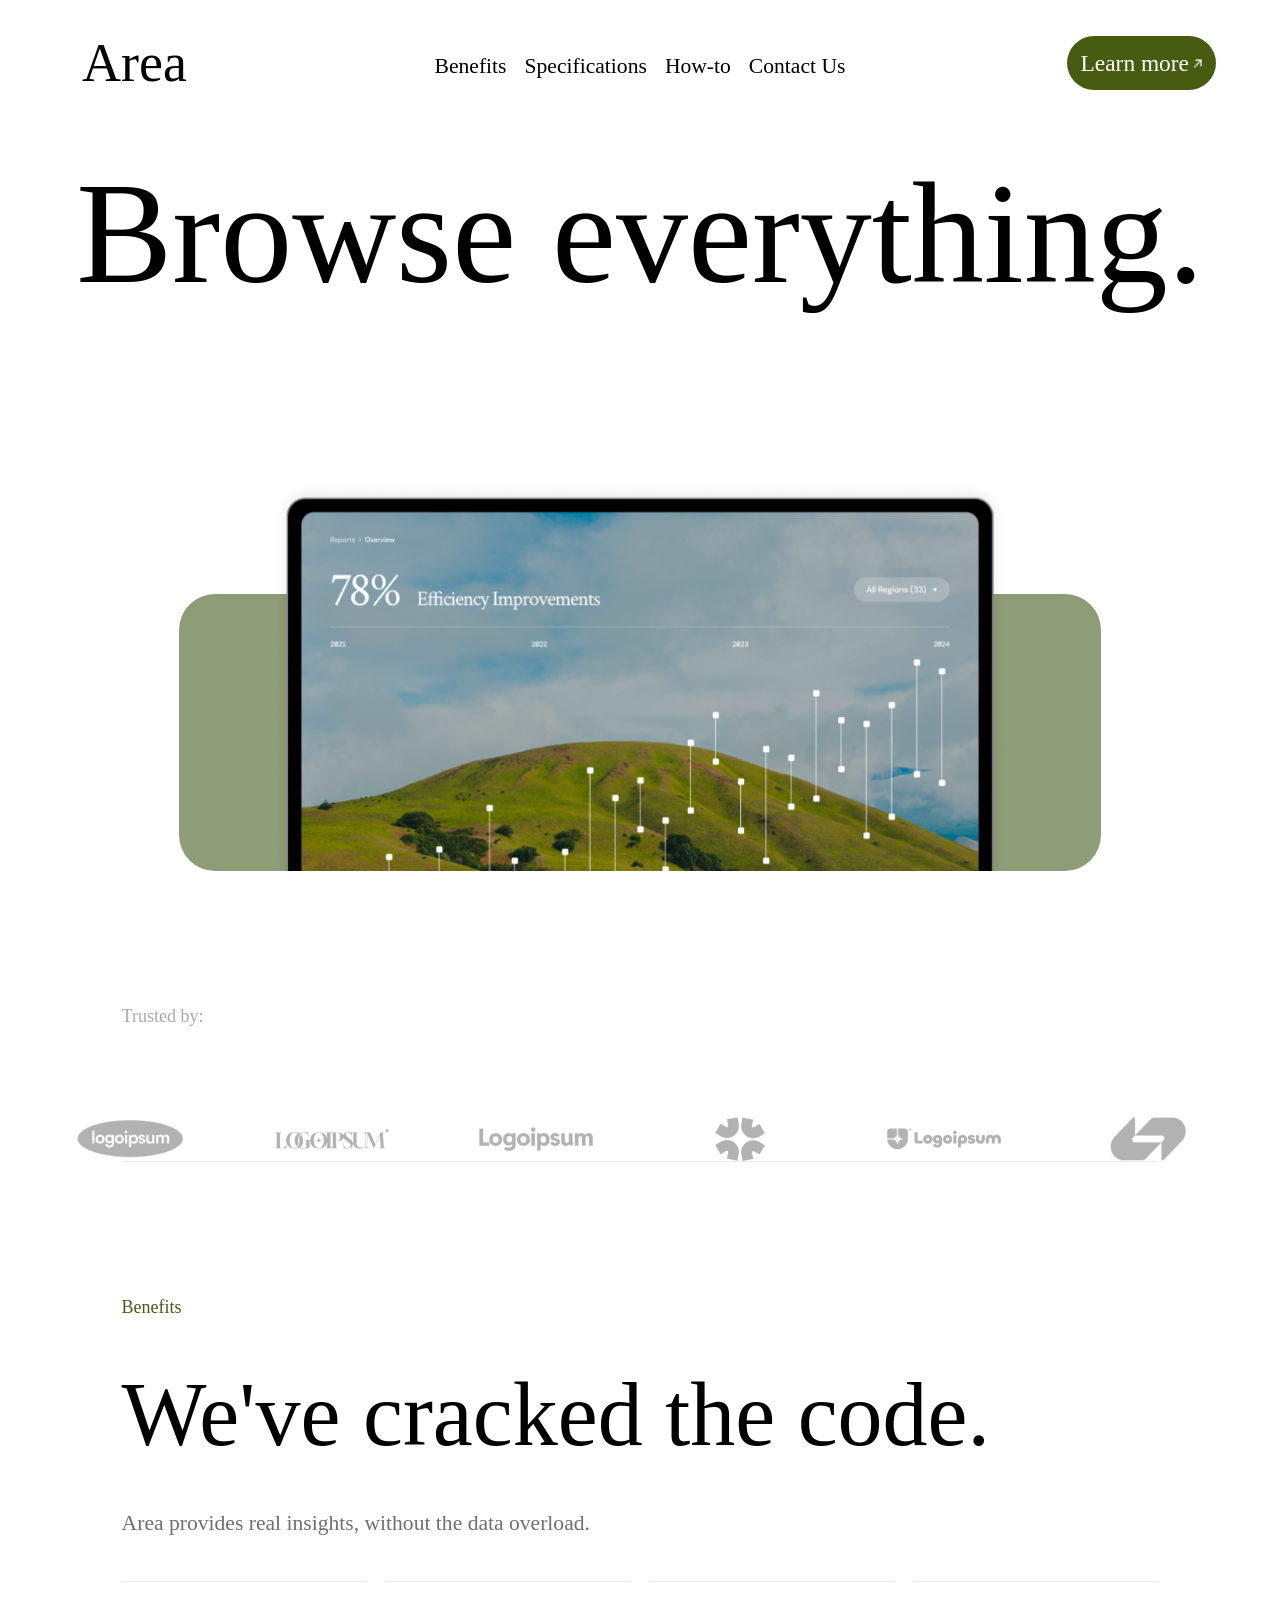
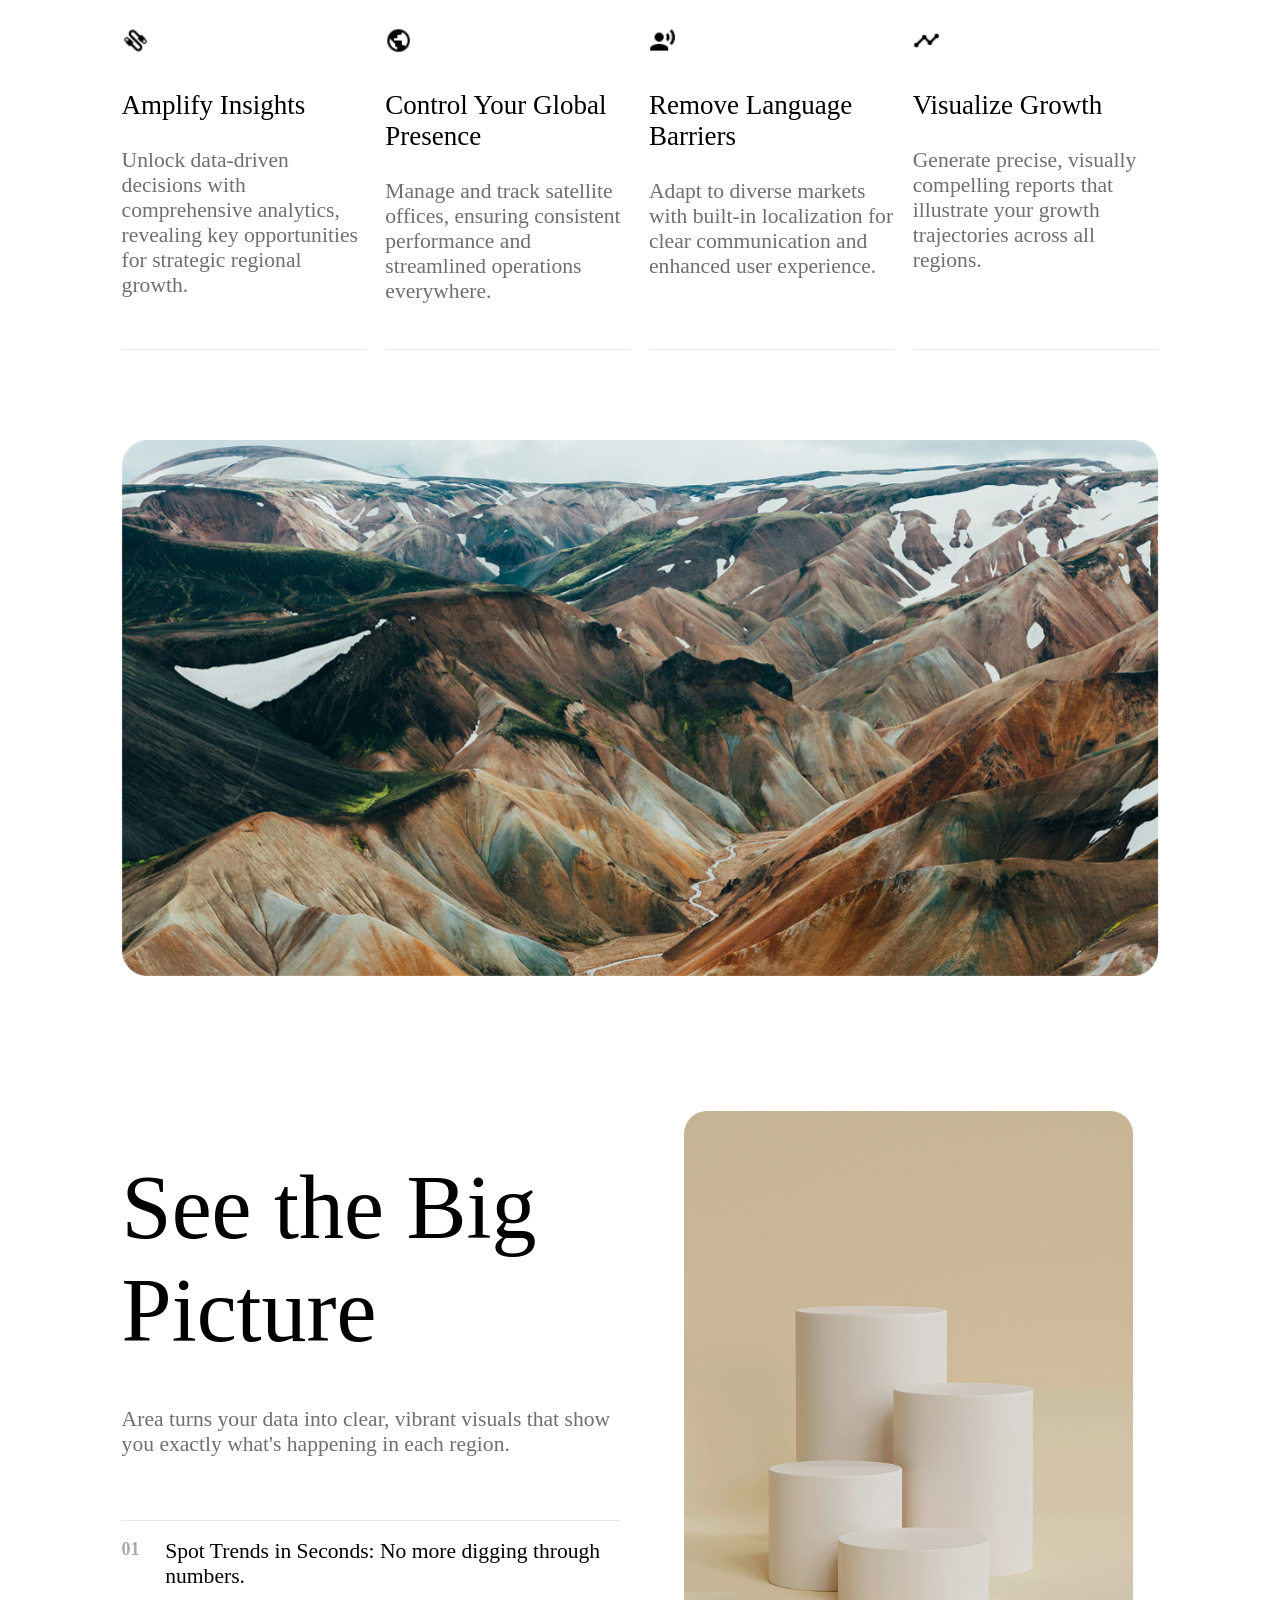
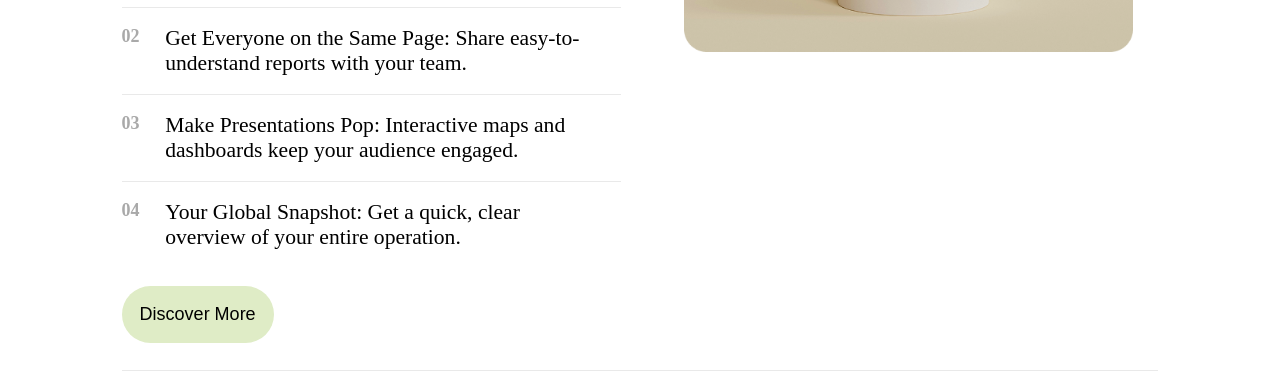
<file: index.html>
<!doctype html>
<html lang="en">
  <head>
    <meta charset="UTF-8" />
    <meta name="viewport" content="width=device-width, initial-scale=1.0" />
    <title>Document</title>
    <link rel="stylesheet" href="style.css" />
  </head>
  <body>
    <nav>
      <span>Area</span>
      <div class="learn-btn">
        Learn more
        <img src="./src/Arrow.png" alt="" />
      </div>
    </nav>
    <div class="nav-links">
      <u>Benefits</u>
      <u>Specifications</u>
      <u>How-to</u>
      <u>Contact Us</u>
    </div>

    <header>
      <span>Browse everything.</span>
      <div class="hero-clip">
        <div class="hero">
          <img src="./src/Ipad.png" alt="" />
        </div>
      </div>
    </header>
    <main>
      <section>
        <span>Trusted by:</span>
        <div class="images">
          <img src="./src/Logo1.png" alt="" />
          <img src="./src/Logo2.png" alt="" />
          <img src="./src/Logo3.png" alt="" />
          <img src="./src/Logo4.png" alt="" />
          <img src="./src/Logo5.png" alt="" />
          <img src="./src/Logo6.png" alt="" />
        </div>
      </section>
      <section class="no-border">
        <span class="green">Benefits</span>
        <h1>We've cracked the code.</h1>
        <p>Area provides real insights, without the data overload.</p>
        <div class="parts">
          <aside>
            <img src="./src/Cable icon.png" alt="" />
            <div class="text">
              <h2>Amplify Insights</h2>
              <p>
                Unlock data-driven decisions with comprehensive analytics,
                revealing key opportunities for strategic regional growth.
              </p>
            </div>
          </aside>

          <aside>
            <img src="./src/Earth icon.png" alt="" />
            <div class="text">
              <h2>Control Your Global Presence</h2>
              <p>
                Manage and track satellite offices, ensuring consistent
                performance and streamlined operations everywhere.
              </p>
            </div>
          </aside>

          <aside>
            <img src="./src/Account icon.png" alt="" />
            <div class="text">
              <h2>Remove Language Barriers</h2>
              <p>
                Adapt to diverse markets with built-in localization for clear
                communication and enhanced user experience.
              </p>
            </div>
          </aside>

          <aside>
            <img src="./src/Chart icon.png" alt="" />
            <div class="text">
              <h2>Visualize Growth</h2>
              <p>
                Generate precise, visually compelling reports that illustrate
                your growth trajectories across all regions.
              </p>
            </div>
          </aside>
        </div>
      </section>
      <section class="no-border image-section">
        <img src="./src/Hero Image.png" alt="" />
      </section>
      <section class="left-right">
        <div class="left">
          <div class="title">
            <h1>See the Big Picture</h1>
            <p>
              Area turns your data into clear, vibrant visuals that show you
              exactly what's happening in each region.
            </p>
          </div>
          <div class="advantages">
            <article>
              <span>01</span>
              <p class="black">
                Spot Trends in Seconds: No more digging through numbers.
              </p>
            </article>
            <article>
              <span>02</span>
              <p class="black">
                Get Everyone on the Same Page: Share easy-to-understand reports
                with your team.
              </p>
            </article>
            <article>
              <span>03</span>
              <p class="black">
                Make Presentations Pop: Interactive maps and dashboards keep
                your audience engaged.
              </p>
            </article>
            <article>
              <span>04</span>
              <p class="black">
                Your Global Snapshot: Get a quick, clear overview of your entire
                operation.
              </p>
            </article>
          </div>
          <button>Discover More</button>
        </div>
        <div class="right">
          <img src="./src/Image.png" alt="" />
        </div>
      </section>
    </main>
    <script src="./main.js"></script>
  </body>
</html>
</file>
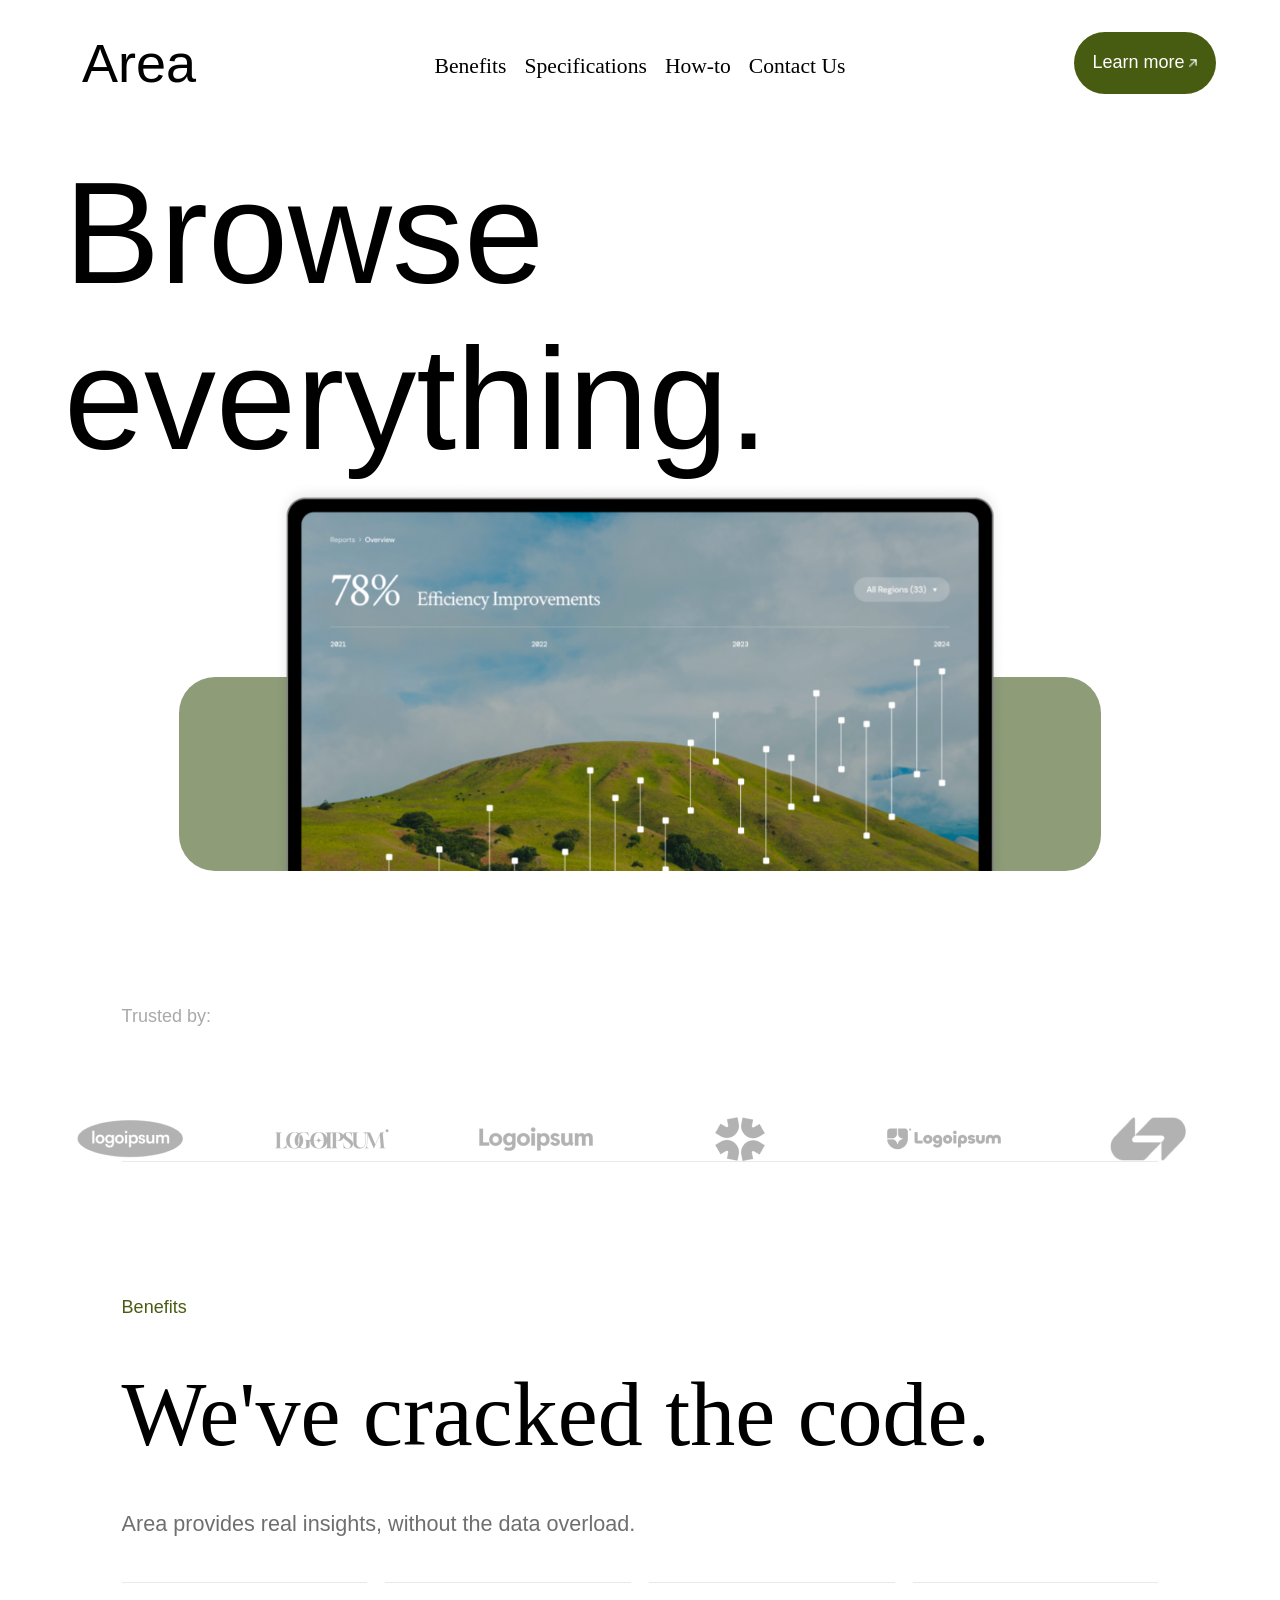
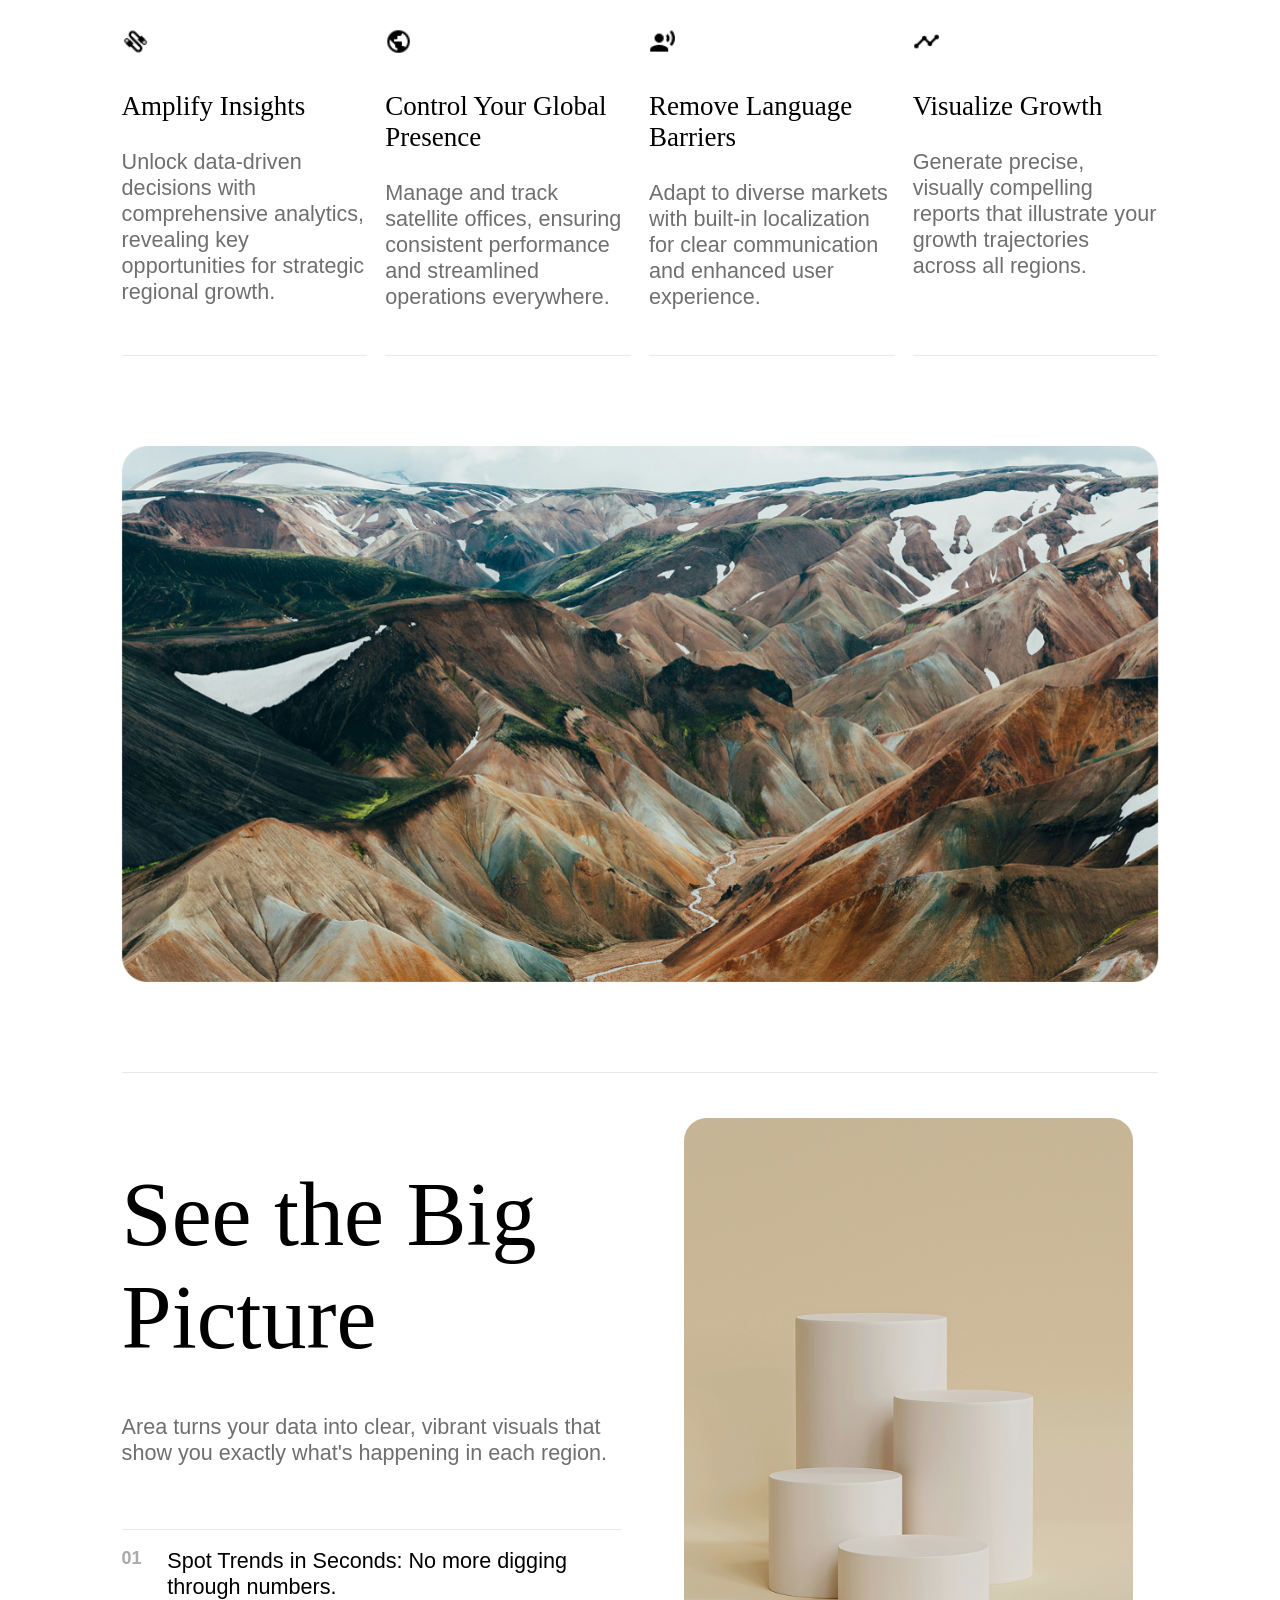
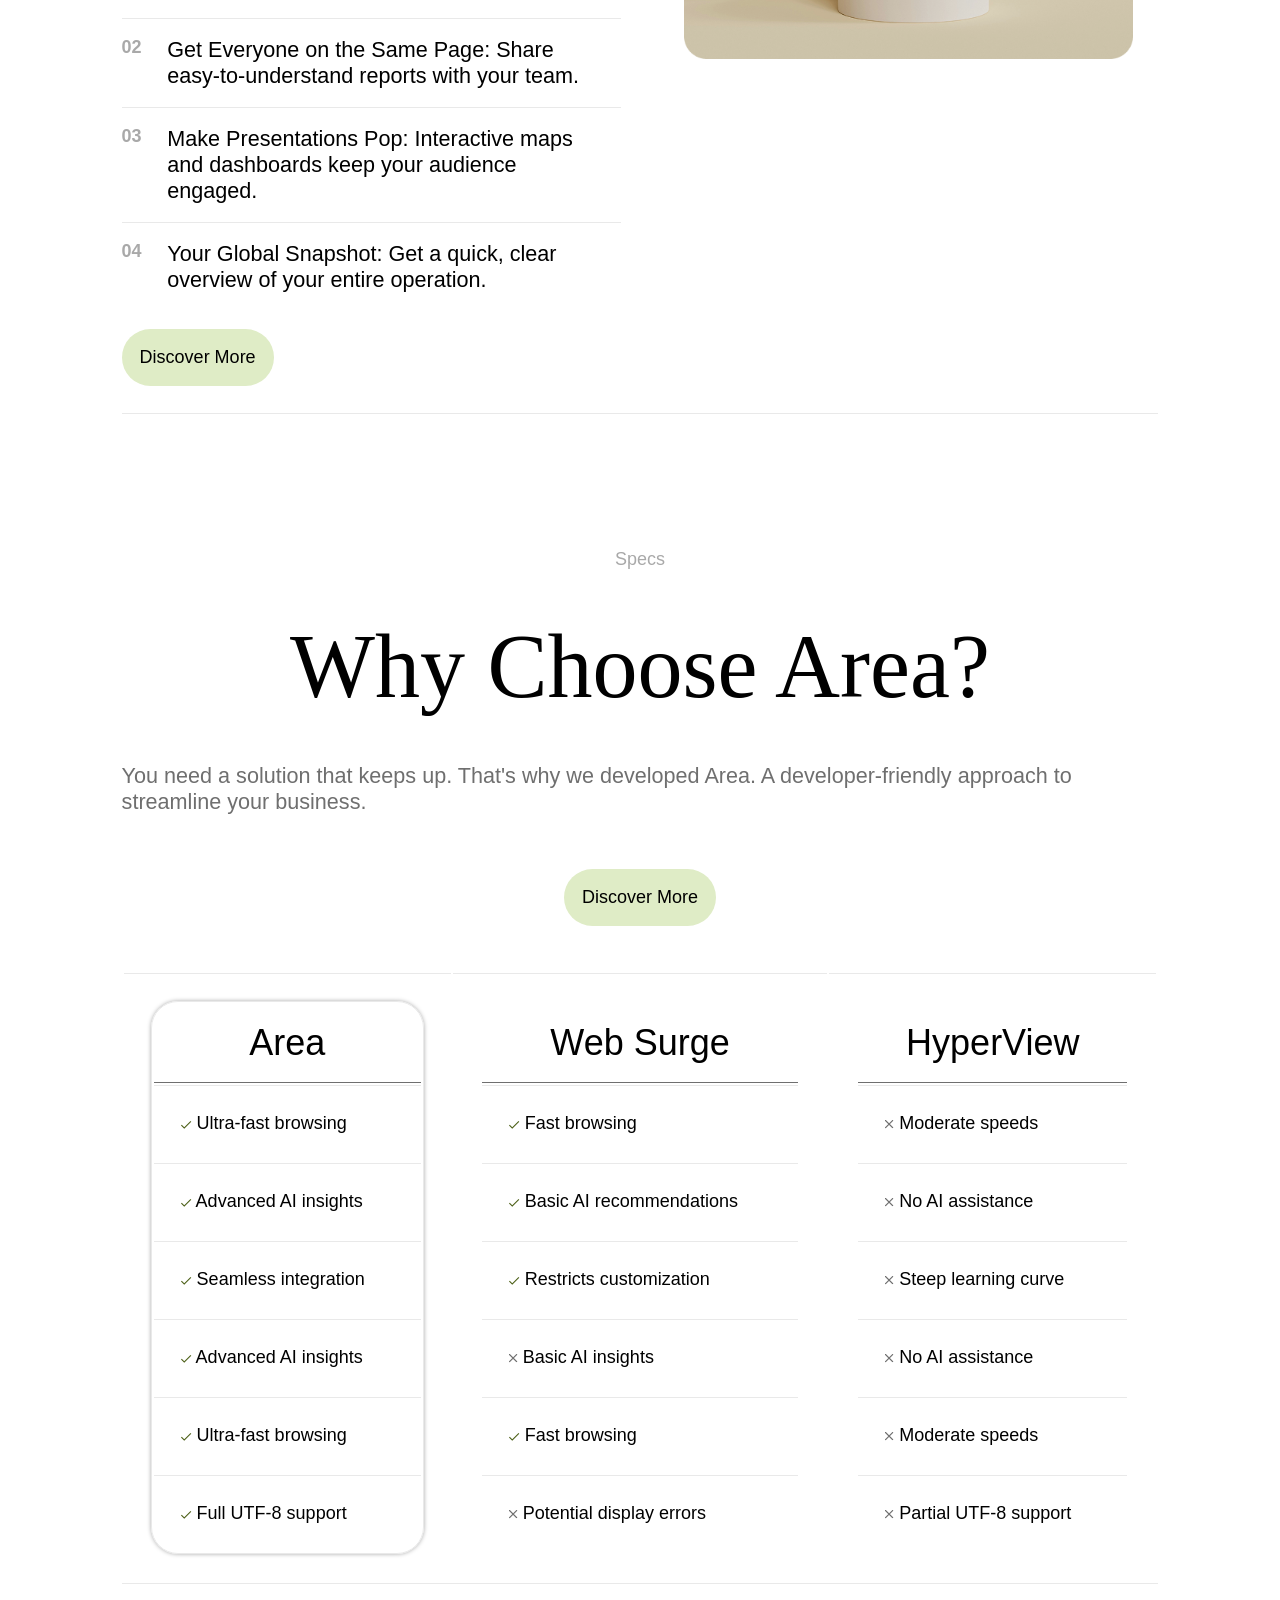
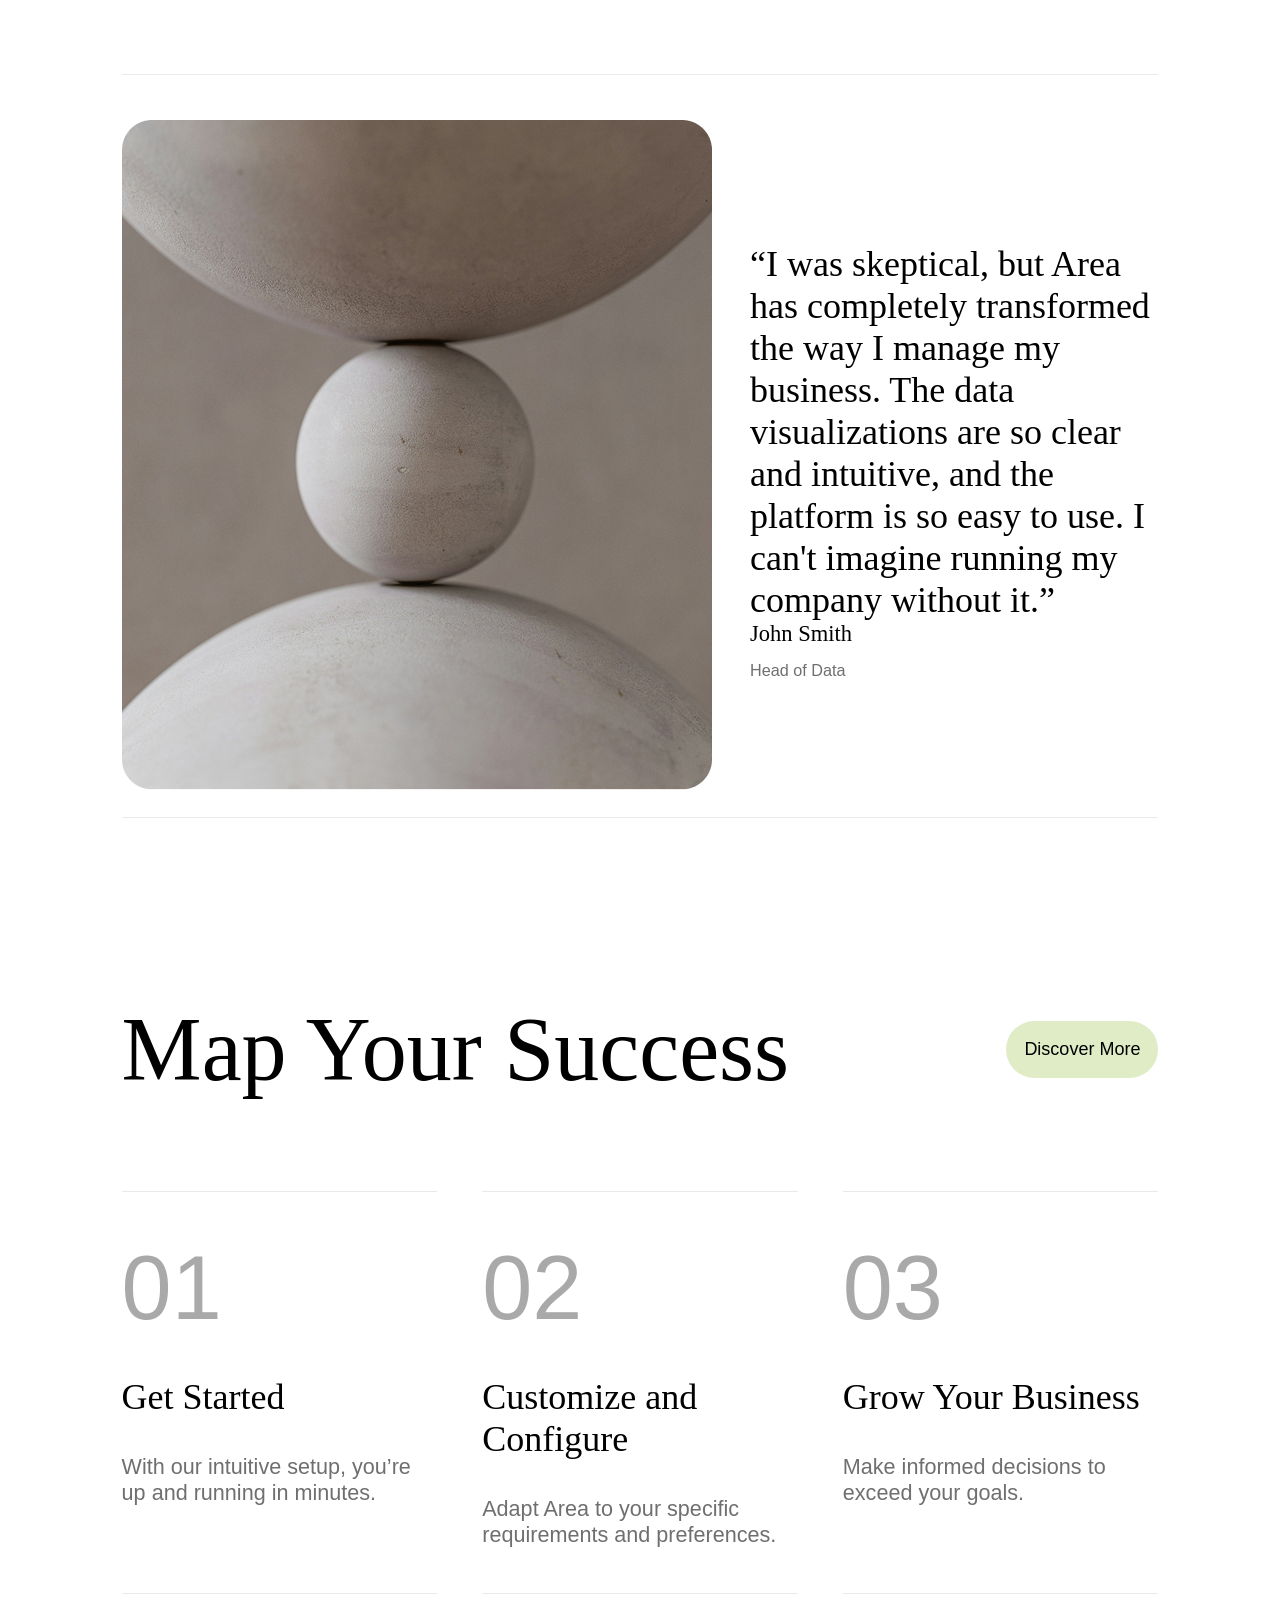
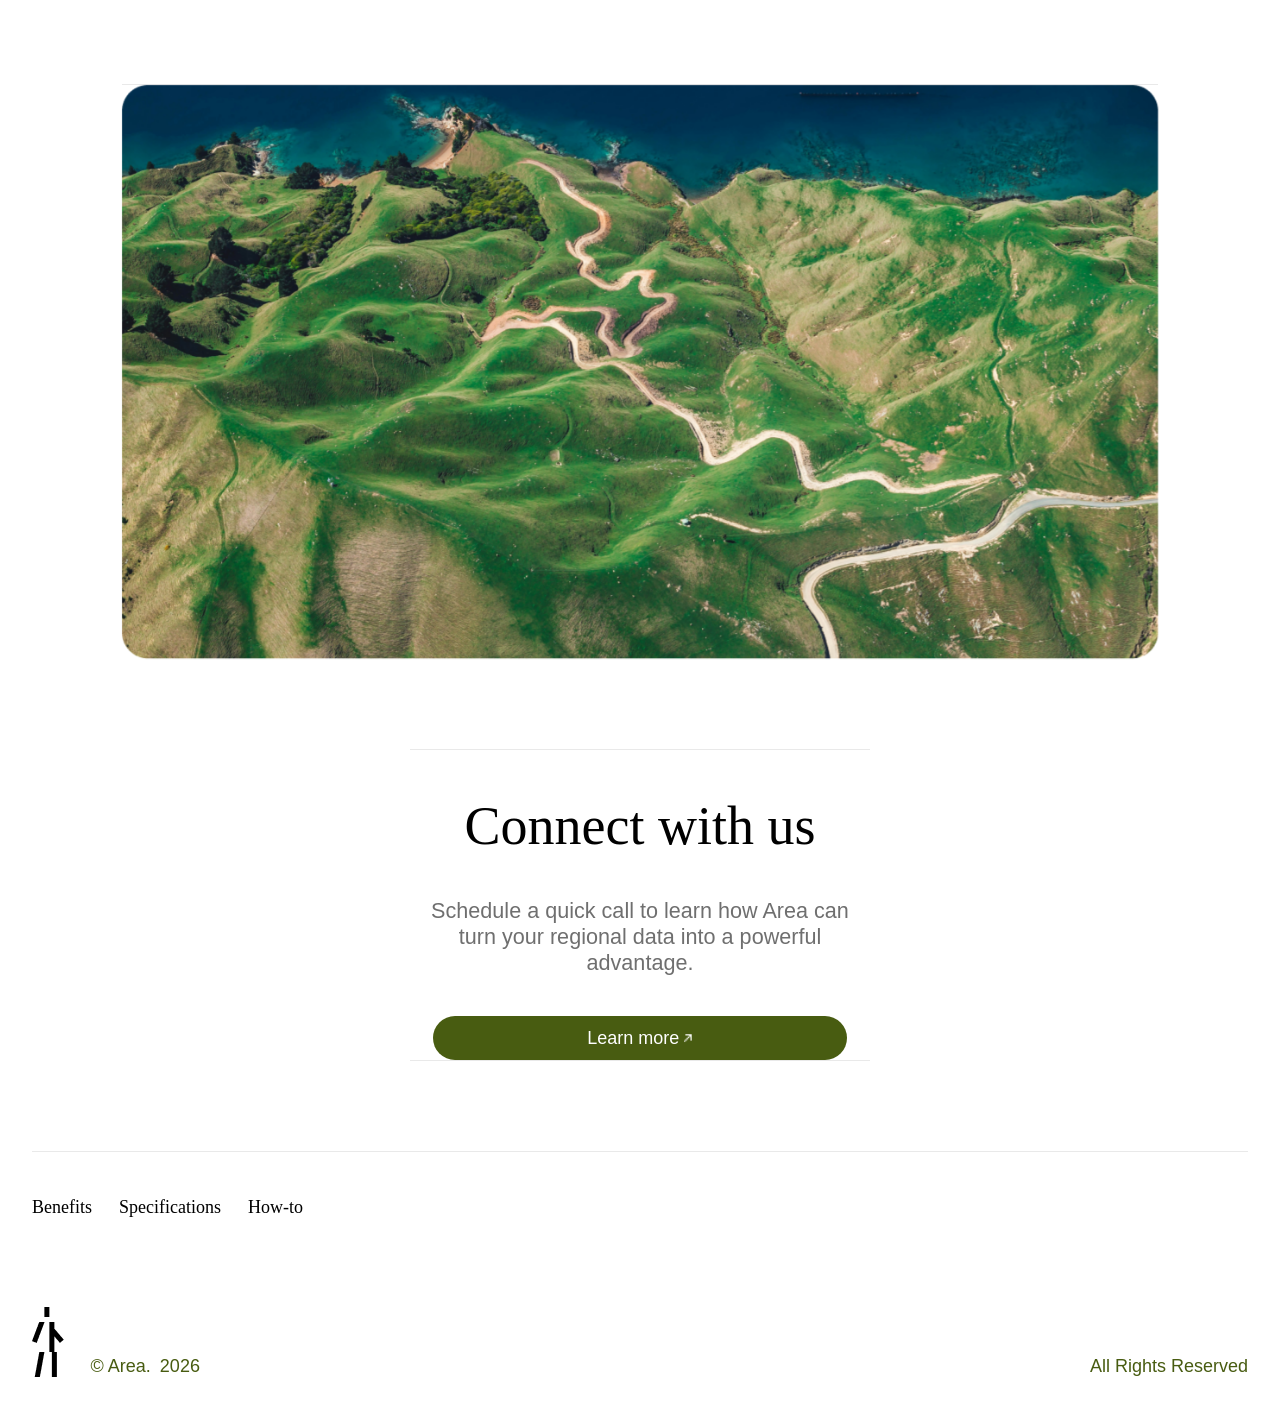
<file: docs/index.html>
<!doctype html>
<html lang="en">
  <head>
    <meta charset="UTF-8" />
    <meta name="viewport" content="width=device-width, initial-scale=1.0" />
    <title>Area - the path to new</title>
    <link rel="stylesheet" href="style.css" />
    <link rel="icon" href="src/Account icon.png" />
  </head>
  <body>
    <nav>
      <span>Area</span>
      <div class="learn-btn">
        Learn more
        <img src="./src/Arrow.png" alt="" />
      </div>
    </nav>
    <div class="nav-links">
      <a href="#benefits">Benefits</a>
      <a href="#specs">Specifications</a>
      <a href="#how-to">How-to</a>
      <a href="#contact">Contact Us</a>
    </div>

    <header>
      <span>Browse everything.</span>
      <div class="hero-clip">
        <div class="hero">
          <img src="./src/Ipad.png" alt="" />
        </div>
      </div>
    </header>
    <main>
      <section>
        <span>Trusted by:</span>
        <div class="images">
          <img src="./src/Logo1.png" alt="" />
          <img src="./src/Logo2.png" alt="" />
          <img src="./src/Logo3.png" alt="" />
          <img src="./src/Logo4.png" alt="" />
          <img src="./src/Logo5.png" alt="" />
          <img src="./src/Logo6.png" alt="" />
        </div>
      </section>
      <section class="no-border">
        <span class="green" id="benefits">Benefits</span>
        <h1>We've cracked the code.</h1>
        <p>Area provides real insights, without the data overload.</p>
        <div class="parts">
          <aside>
            <img src="./src/Cable icon.png" alt="" />
            <div class="text">
              <h2>Amplify Insights</h2>
              <p>
                Unlock data-driven decisions with comprehensive analytics,
                revealing key opportunities for strategic regional growth.
              </p>
            </div>
          </aside>

          <aside>
            <img src="./src/Earth icon.png" alt="" />
            <div class="text">
              <h2>Control Your Global Presence</h2>
              <p>
                Manage and track satellite offices, ensuring consistent
                performance and streamlined operations everywhere.
              </p>
            </div>
          </aside>

          <aside>
            <img src="./src/Account icon.png" alt="" />
            <div class="text">
              <h2>Remove Language Barriers</h2>
              <p>
                Adapt to diverse markets with built-in localization for clear
                communication and enhanced user experience.
              </p>
            </div>
          </aside>

          <aside>
            <img src="./src/Chart icon.png" alt="" />
            <div class="text">
              <h2>Visualize Growth</h2>
              <p>
                Generate precise, visually compelling reports that illustrate
                your growth trajectories across all regions.
              </p>
            </div>
          </aside>
        </div>
      </section>
      <section class="no-border image-section">
        <img src="./src/Hero Image.png" alt="" />
      </section>
      <section class="left-right">
        <div class="left">
          <div class="title">
            <h1>See the Big Picture</h1>
            <p>
              Area turns your data into clear, vibrant visuals that show you
              exactly what's happening in each region.
            </p>
          </div>
          <div class="advantages">
            <article>
              <span>01</span>
              <p class="black">
                Spot Trends in Seconds: No more digging through numbers.
              </p>
            </article>
            <article>
              <span>02</span>
              <p class="black">
                Get Everyone on the Same Page: Share easy-to-understand reports
                with your team.
              </p>
            </article>
            <article>
              <span>03</span>
              <p class="black">
                Make Presentations Pop: Interactive maps and dashboards keep
                your audience engaged.
              </p>
            </article>
            <article>
              <span>04</span>
              <p class="black">
                Your Global Snapshot: Get a quick, clear overview of your entire
                operation.
              </p>
            </article>
          </div>
          <button>Discover More</button>
        </div>
        <div class="right">
          <img src="./src/Image1.png" alt="" />
        </div>
      </section>
      <section>
        <div class="content">
          <span id="specs">Specs</span>
          <h1>Why Choose Area?</h1>
          <p>
            You need a solution that keeps up. That's why we developed Area. A
            developer-friendly approach to streamline your business.
          </p>
          <button>Discover More</button>
        </div>
        <table>
          <tr>
            <td>
              <table class="main-table">
                <tr>
                  <th>Area</th>
                </tr>
                <tr>
                  <td>
                    <img src="src/YesVector.png" alt="" />
                    Ultra-fast browsing
                  </td>
                </tr>
                <tr>
                  <td>
                    <img src="src/YesVector.png" alt="" />
                    Advanced AI insights
                  </td>
                </tr>
                <tr>
                  <td>
                    <img src="src/YesVector.png" alt="" />
                    Seamless integration
                  </td>
                </tr>
                <tr>
                  <td>
                    <img src="src/YesVector.png" alt="" />
                    Advanced AI insights
                  </td>
                </tr>
                <tr>
                  <td>
                    <img src="src/YesVector.png" alt="" />
                    Ultra-fast browsing
                  </td>
                </tr>
                <tr>
                  <td>
                    <img src="src/YesVector.png" alt="" />
                    Full UTF-8 support
                  </td>
                </tr>
              </table>
            </td>

            <td>
              <table>
                <tr>
                  <th>Web Surge</th>
                </tr>
                <tr>
                  <td>
                    <img src="src/YesVector.png" alt="" />
                    Fast browsing
                  </td>
                </tr>
                <tr>
                  <td>
                    <img src="src/YesVector.png" alt="" />
                    Basic AI recommendations
                  </td>
                </tr>
                <tr>
                  <td>
                    <img src="src/YesVector.png" alt="" />
                    Restricts customization
                  </td>
                </tr>
                <tr>
                  <td>
                    <img src="src/NoVector.png" alt="" />
                    Basic AI insights
                  </td>
                </tr>
                <tr>
                  <td>
                    <img src="src/YesVector.png" alt="" />
                    Fast browsing
                  </td>
                </tr>
                <tr>
                  <td>
                    <img src="src/NoVector.png" alt="" />
                    Potential display errors
                  </td>
                </tr>
              </table>
            </td>

            <td>
              <table>
                <tr>
                  <th>HyperView</th>
                </tr>
                <tr>
                  <td>
                    <img src="src/NoVector.png" alt="" />
                    Moderate speeds
                  </td>
                </tr>
                <tr>
                  <td>
                    <img src="src/NoVector.png" alt="" />
                    No AI assistance
                  </td>
                </tr>
                <tr>
                  <td>
                    <img src="src/NoVector.png" alt="" />
                    Steep learning curve
                  </td>
                </tr>
                <tr>
                  <td>
                    <img src="src/NoVector.png" alt="" />
                    No AI assistance
                  </td>
                </tr>
                <tr>
                  <td>
                    <img src="src/NoVector.png" alt="" />
                    Moderate speeds
                  </td>
                </tr>
                <tr>
                  <td>
                    <img src="src/NoVector.png" alt="" />
                    Partial UTF-8 support
                  </td>
                </tr>
              </table>
            </td>
          </tr>
        </table>
      </section>
      <section class="left-right">
        <div class="left">
          <img src="src/Image2.png" alt="" />
        </div>
        <div class="right quotes">
          <h3>
            “I was skeptical, but Area has completely transformed the way I
            manage my business. The data visualizations are so clear and
            intuitive, and the platform is so easy to use. I can't imagine
            running my company without it.”
          </h3>
          <div class="content quote">
            <h4>John Smith</h4>
            <p class="small">Head of Data</p>
          </div>
        </div>
      </section>
      <section>
        <div class="top" id="how-to">
          <h1>Map Your Success</h1>
          <button>Discover More</button>
        </div>
        <div class="middle">
          <aside>
            <span class="big">01</span>
            <h3>Get Started</h3>
            <p>With our intuitive setup, you’re up and running in minutes.</p>
          </aside>
          <aside>
            <span class="big">02</span>
            <h3>Customize and Configure</h3>
            <p>Adapt Area to your specific requirements and preferences.</p>
          </aside>
          <aside>
            <span class="big">03</span>
            <h3>Grow Your Business</h3>
            <p>Make informed decisions to exceed your goals.</p>
          </aside>
        </div>
      </section>
      <section class="no-border image-section">
        <img src="src/Image container.png" alt="" />
      </section>
      <section class="connect" id="contact">
        <h2 class="big">Connect with us</h2>
        <p>
          Schedule a quick call to learn how Area can turn your regional data
          into a powerful advantage.
        </p>
        <button class="learn-btn">
          Learn more
          <img src="./src/Arrow.png" alt="" />
        </button>
      </section>
    </main>
    <footer>
      <div class="text-row">
        <a href="#benefits">Benefits</a>
        <a href="#specs">Specifications</a>
        <a href="#how-to">How-to</a>
      </div>
      <div class="info-row">
        <img src="src/Logo.png" alt="" />
        <div class="info-text">
          <span class="green">© Area.</span>
          <span class="green" id="year">2026</span>
        </div>
        <span class="green">All Rights Reserved</span>
      </div>
    </footer>
    <script src="./main.js"></script>
  </body>
</html>
</file>
<file: style.css>
* {
  font-size: clamp(14px, 1vw + 0.5rem, 18px);
  margin: 0;
  padding: 0;
}

body {
  height: auto;
  display: flex;
  flex-direction: column;
  align-items: center;
}

nav {
  position: absolute;
  top: 2vh;
  width: 90%;
  height: 8vh;
  display: flex;
  justify-content: space-between;
  align-items: center;
  border-radius: 5vh;
  z-index: 10;
  padding: 1vh 3vh;
  filter: blur(2);
  animation: hero-opacity 1s ease forwards;
}

nav span {
  font-size: 3rem;
  font-weight: 500;
  background: rgba(255, 255, 255, 0.1);
  backdrop-filter: blur(10px);
  -webkit-backdrop-filter: blur(10px);
  padding: 2vh;
  border-radius: 5vh;
}

.nav-links {
  position: sticky;
  top: 4vh;
  background: rgba(255, 255, 255, 0.1);
  backdrop-filter: blur(10px);
  -webkit-backdrop-filter: blur(10px);
  display: flex;
  gap: 1rem;
  z-index: 10;
  padding: 2vh;
  border-radius: 5vh;
  animation: hero-opacity 1s ease forwards;
}

.nav-links u {
  text-decoration: none;
  font-size: 1.2rem;
  cursor: pointer;
  transition: color 0.3s ease-in;
}

.nav-links u:hover {
  color: gray;
}

.learn-btn {
  display: flex;
  background: #485c11;
  padding: 1.5vh;
  border-radius: 5vh;
  cursor: pointer;
  font-weight: 500;
  font-size: 1.3rem;
  color: #ffff;
  gap: 0.5vh;
  transition: background 0.2s ease-in;
}

.learn-btn:hover {
  background: #8e9c78;
}

.learn-btn img {
  transition: transform 0.08s ease-out;
  width: 1vh;
}

.learn-btn:hover img {
  transform: translateY(-1vh);
}

header {
  display: flex;
  flex-direction: column;
  justify-content: space-between;
  align-items: center;
  width: 90%;
  height: 80vh;
  margin-top: 10vh;
}

header span {
  font-weight: 500;
  font-size: 8rem;
  opacity: 0;
  animation: hero-opacity 1s ease forwards 0.2s;
}

.hero {
  position: relative;
  overflow: visible;
  width: 80%;
  display: flex;
  background: #8e9c78;
  justify-content: center;
  height: 50%;
  border-radius: 4vh;
  opacity: 0;
  align-self: flex-end;
  animation: hero-opacity 1s ease forwards 0.4s;
}

@keyframes hero-opacity {
  from {
    transform: translateY(3vh);
    opacity: 0;
  }
  to {
    opacity: 1;
    transform: translateY(0);
  }
}

.hero img {
  position: absolute;
  bottom: 0;
  transform: translateY(10vh);
  width: 80%;
  z-index: 2;

  animation: hero-rise 1s ease forwards 0.1s;
}

.hero-clip {
  position: relative;
  width: 100%;
  height: 100%;
  display: flex;
  justify-content: center;
  overflow: hidden;
  align-self: flex-end;
}

.hero:active img {
  transform: translateY(0);
}

@keyframes hero-rise {
  from {
    transform: translateY(10vh);
  }
  to {
    transform: translateY(2vh);
  }
}

main {
  width: 90%;
  display: flex;
  flex-direction: column;
  align-items: center;
}

main section {
  padding-top: 5vh;
  margin: 10vh;
  margin-bottom: 0;
  width: 90%;
  display: flex;
  flex-direction: column;
  justify-content: space-between;
  border-bottom: solid 0.1vh #e9e9e9;
  opacity: 0;
}

main section.active {
  animation: hero-opacity 1s ease forwards;
}

main section span {
  position: relative;
  top: 0;
  left: 0;
  color: darkgrey;
  font-size: 1rem;
}

.images {
  display: flex;
  gap: 5rem;
  align-items: center;
  margin-top: 10vh;
  justify-content: center;
}

.images img {
  width: 7.5rem;
  filter: contrast(0);
}

h1 {
  font-size: 5rem;
  font-weight: 500;
  margin: 5vh 0;
}

p {
  color: #6f6f6f;
  font-size: 1.2rem;
}

h2 {
  font-size: 1.5rem;
  font-weight: 300;
}

aside {
  flex: 1;
  display: flex;
  flex-direction: column;
  align-items: flex-start;
  gap: 2rem;
  padding: 5vh 0;
  margin-top: 5vh;
  border-bottom: solid 0.1vh #e9e9e9;
  border-top: solid 0.1vh #e9e9e9;
}

.parts {
  margin-bottom: 10vh;
  display: flex;
  gap: 1rem;
}

.text {
  display: flex;
  flex-direction: column;
  gap: 1.5rem;
}

.green {
  color: #485c11;
  font-size: 1rem;
}

aside img {
  width: 1.5rem;
}

.no-border {
  border: none;
}

.image-section {
  margin-top: 0;
  padding-top: 0;
}

.left-right {
  display: flex;
  flex-direction: row;
  gap: 3vw;
  flex-wrap: wrap;
  align-items: flex-start;
}

.left,
.right {
  flex: 1;
}

.left {
  display: flex;
  flex-direction: column;
  gap: 2vh;
  padding-bottom: 3vh;
}

.right {
  display: flex;
  justify-content: center;
  align-items: center;
}

.right img {
  width: 90%;
  object-fit: contain;
}

article {
  border-top: solid 0.1vh #e9e9e9;
  display: flex;
  padding: 2vh;
  padding-left: 0;
  gap: 2vw;
}

article span {
  font-weight: 800;
  color: #6f6f6f;
}

article p {
  color: black;
}

.advantages {
  margin-top: 5vh;
}

button {
  padding: 2vh;
  width: fit-content;
  background-color: #dfecc6;
  font-weight: 500;
  border-radius: 5vh;
  border: none;
  cursor: pointer;
  transition: all 0.2s ease-in;
}

button:hover {
  background-color: #485c11;
  color: white;
}
</file>
<file: docs/style.css>
* {
  font-size: clamp(14px, 1vw + 0.5rem, 18px);
  margin: 0;
  padding: 0;
}

body {
  height: auto;
  display: flex;
  flex-direction: column;
  align-items: center;
}

nav {
  position: absolute;
  top: 2vh;
  width: 90%;
  height: 8vh;
  display: flex;
  justify-content: space-between;
  align-items: center;
  border-radius: 5vh;
  z-index: 10;
  padding: 1vh 3vh;
  filter: blur(2);
  animation: hero-opacity 1s ease forwards;
}

nav span {
  font-size: 3rem;
  font-weight: 500;
  background: rgba(255, 255, 255, 0.1);
  backdrop-filter: blur(10px);
  -webkit-backdrop-filter: blur(10px);
  padding: 2vh;
  border-radius: 5vh;
}

.nav-links {
  position: sticky;
  top: 4vh;
  background: rgba(255, 255, 255, 0.1);
  backdrop-filter: blur(10px);
  -webkit-backdrop-filter: blur(10px);
  display: flex;
  gap: 1rem;
  z-index: 10;
  padding: 2vh;
  border-radius: 5vh;
  animation: hero-opacity 1s ease forwards;
}

.nav-links a {
  text-decoration: none;
  font-size: 1.2rem;
  cursor: pointer;
  transition: color 0.3s ease-in;
  color: black;
}

.nav-links u:hover {
  color: gray;
}

.learn-btn {
  display: flex;
  background: #485c11;
  padding: 2vh;
  border-radius: 5vh;
  cursor: pointer;
  font-weight: 500;
  font-size: 1rem;
  color: #ffff;
  gap: 0.5vh;
  transition: background 0.2s ease-in;
  align-items: center;
}

.learn-btn:hover {
  background: #8e9c78;
}

.learn-btn img {
  transition: transform 0.08s ease-out;
  width: 1vh;
}

.learn-btn:hover img {
  transform: translateY(-1vh);
}

header {
  display: flex;
  flex-direction: column;
  justify-content: space-between;
  align-items: center;
  width: 90%;
  height: 80vh;
  margin-top: 10vh;
}

header span {
  font-weight: 500;
  font-size: 8rem;
  opacity: 0;
  animation: hero-opacity 1s ease forwards 0.2s;
}

.hero {
  position: relative;
  overflow: visible;
  width: 80%;
  display: flex;
  background: #8e9c78;
  justify-content: center;
  height: 50%;
  border-radius: 4vh;
  opacity: 0;
  align-self: flex-end;
  animation: hero-opacity 1s ease forwards 0.4s;
}

@keyframes hero-opacity {
  from {
    transform: translateY(3vh);
    opacity: 0;
  }
  to {
    opacity: 1;
    transform: translateY(0);
  }
}

.hero img {
  position: absolute;
  bottom: 0;
  transform: translateY(10vh);
  width: 80%;
  z-index: 2;

  animation: hero-rise 1s ease forwards 0.1s;
}

.hero-clip {
  position: relative;
  width: 100%;
  height: 100%;
  display: flex;
  justify-content: center;
  overflow: hidden;
  align-self: flex-end;
}

.hero:active img {
  transform: translateY(0);
}

@keyframes hero-rise {
  from {
    transform: translateY(10vh);
  }
  to {
    transform: translateY(2vh);
  }
}

main {
  width: 90%;
  display: flex;
  flex-direction: column;
  align-items: center;
}

main section {
  padding-top: 5vh;
  margin: 10vh;
  margin-bottom: 0;
  width: 90%;
  display: flex;
  flex-direction: column;
  justify-content: space-between;
  border-bottom: solid 0.1vh #e9e9e9;
  opacity: 0;
}

main section.active {
  animation: hero-opacity 1s ease forwards;
}

main section span {
  position: relative;
  top: 0;
  left: 0;
  color: darkgrey;
  font-size: 1rem;
}

.images {
  display: flex;
  gap: 5rem;
  align-items: center;
  margin-top: 10vh;
  justify-content: center;
}

.images img {
  width: 7.5rem;
  filter: contrast(0);
}

h1 {
  font-size: 5rem;
  font-weight: 500;
  margin: 5vh 0;
}

p {
  color: #6f6f6f;
  font-size: 1.2rem;
}

h2 {
  font-size: 1.5rem;
  font-weight: 300;
}

span,
.learn-btn,
button,
td,
p {
  font-family: "Gill Sans", "Gill Sans MT", Calibri, "Trebuchet MS", sans-serif;
}

aside {
  flex: 1;
  display: flex;
  flex-direction: column;
  align-items: flex-start;
  gap: 2rem;
  padding: 5vh 0;
  margin-top: 5vh;
  border-bottom: solid 0.1vh #e9e9e9;
  border-top: solid 0.1vh #e9e9e9;
}

.parts {
  margin-bottom: 10vh;
  display: flex;
  gap: 1rem;
}

.text {
  display: flex;
  flex-direction: column;
  gap: 1.5rem;
}

.green {
  color: #485c11;
  font-size: 1rem;
}

aside img {
  width: 1.5rem;
}

.no-border {
  border: none;
}

.image-section {
  margin-top: 0;
  padding-top: 0;
}

.left-right {
  display: flex;
  flex-direction: row;
  gap: 3vw;
  flex-wrap: wrap;
  align-items: flex-start;
  border-top: solid 0.1vh #e9e9e9;
  height: auto;
}

.left,
.right {
  flex: 1;
}

.left {
  display: flex;
  flex-direction: column;
  gap: 2vh;
  padding-bottom: 3vh;
}

.right {
  display: flex;
  justify-content: center;
  align-items: center;
  height: 100%;
}

.right img {
  width: 90%;
  object-fit: contain;
}

article {
  border-top: solid 0.1vh #e9e9e9;
  display: flex;
  padding: 2vh;
  padding-left: 0;
  gap: 2vw;
}

article span {
  font-weight: 800;
  color: #6f6f6f;
}

article p {
  color: black;
}

.advantages {
  margin-top: 5vh;
}

button {
  padding: 2vh;
  width: fit-content;
  background-color: #dfecc6;
  font-weight: 500;
  border-radius: 5vh;
  border: none;
  cursor: pointer;
  transition: all 0.2s ease-in;
  outline: none;
}

button:hover {
  background-color: #485c11;
  color: white;
}

.content {
  display: flex;
  flex-direction: column;
  justify-content: center;
  align-items: center;
  margin-bottom: 5vh;
}

.content button {
  margin-top: 6vh;
}

table {
  width: 100%;
}
td {
  padding: 3vh;
  border-top: solid 0.1vh #e9e9e9;
}

.main-table {
  border: solid 0.1vh #e9e9e9;
  box-shadow: 0 0 0.5vh darkgray;
  border-radius: 3vh;
}

th {
  padding: 2vh;
  font-size: 2rem;
  font-weight: 500;
  border-bottom: solid 0.1vh #6f6f6f;
}

.quotes {
  flex-direction: column;
  height: 50vh;
  justify-content: space-evenly;
  align-self: center;
}

.content.quote {
  align-items: flex-start;
  align-self: flex-start;
  gap: 1.5vh;
}

h3 {
  font-weight: 500;
  font-size: 2rem;
}

h4 {
  font-weight: 400;
  font-size: 1.25rem;
}

p.small {
  font-size: 0.9rem;
}

.top {
  display: flex;
  justify-content: space-between;
  align-items: center;
}

.top button {
  height: fit-content;
}

span.big {
  font-size: 5rem;
}

.middle {
  display: flex;
  gap: 5vh;
  margin-bottom: 10vh;
}

.connect {
  display: flex;
  flex-direction: column;
  width: 40%;
  align-items: center;
  gap: 4.5vh;
  justify-content: center;
  text-align: center;
  border-top: solid 0.1vh #e9e9e9;
  border-bottom: solid 0.1vh #e9e9e9;
}

.connect h1 {
  margin-bottom: 0;
}

.connect p {
  word-break: break-word;
  width: 100%;
}

h2.big {
  font-size: 3rem;
}

.connect button {
  padding: 1vh 2vh;
  width: 90%;
  justify-content: center;
  align-items: center;
}

footer {
  display: flex;
  flex-direction: column;
  height: 30vh;
  justify-content: space-around;
  width: 95%;
  margin-top: 10vh;
  border-top: solid 0.1vh #e9e9e9;
  opacity: 0;
}

footer.active {
  animation: footer-intro 1s ease forwards 0.1s;
}

.text-row {
  display: flex;
  gap: 3vh;
}

.text-row a {
  cursor: pointer;
  color: black;
  font-weight: 500;
  font-size: 1rem;
  transition: color 0.2s ease-in;
  text-decoration: none;
}

.text-row a:hover {
  color: #6f6f6f;
}

.info-row {
  display: flex;
  justify-content: space-between;
  align-items: flex-end;
}

.info-text {
  display: flex;
  width: 80%;
  justify-content: flex-start;
  gap: 0.5rem;
}

@keyframes footer-intro {
  from {
    opacity: 0;
  }
  to {
    opacity: 1;
  }
}
</file>
